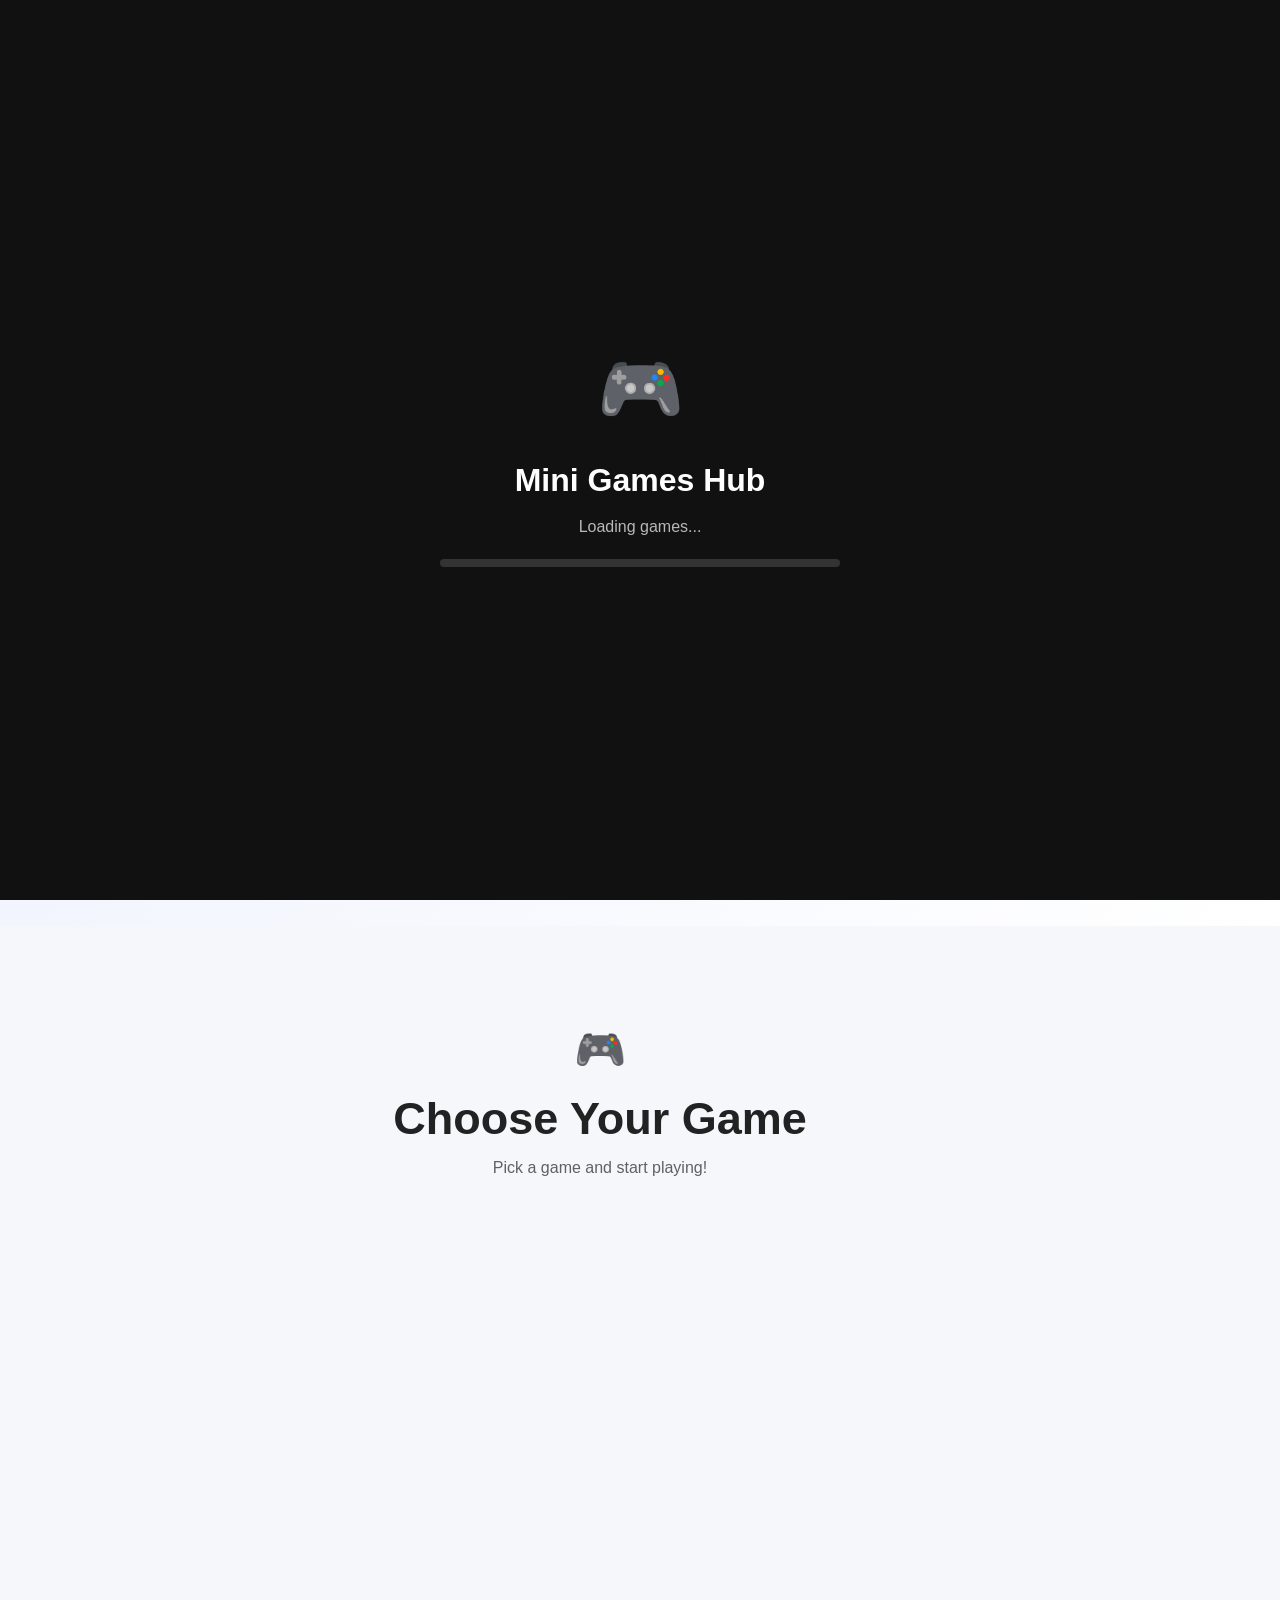
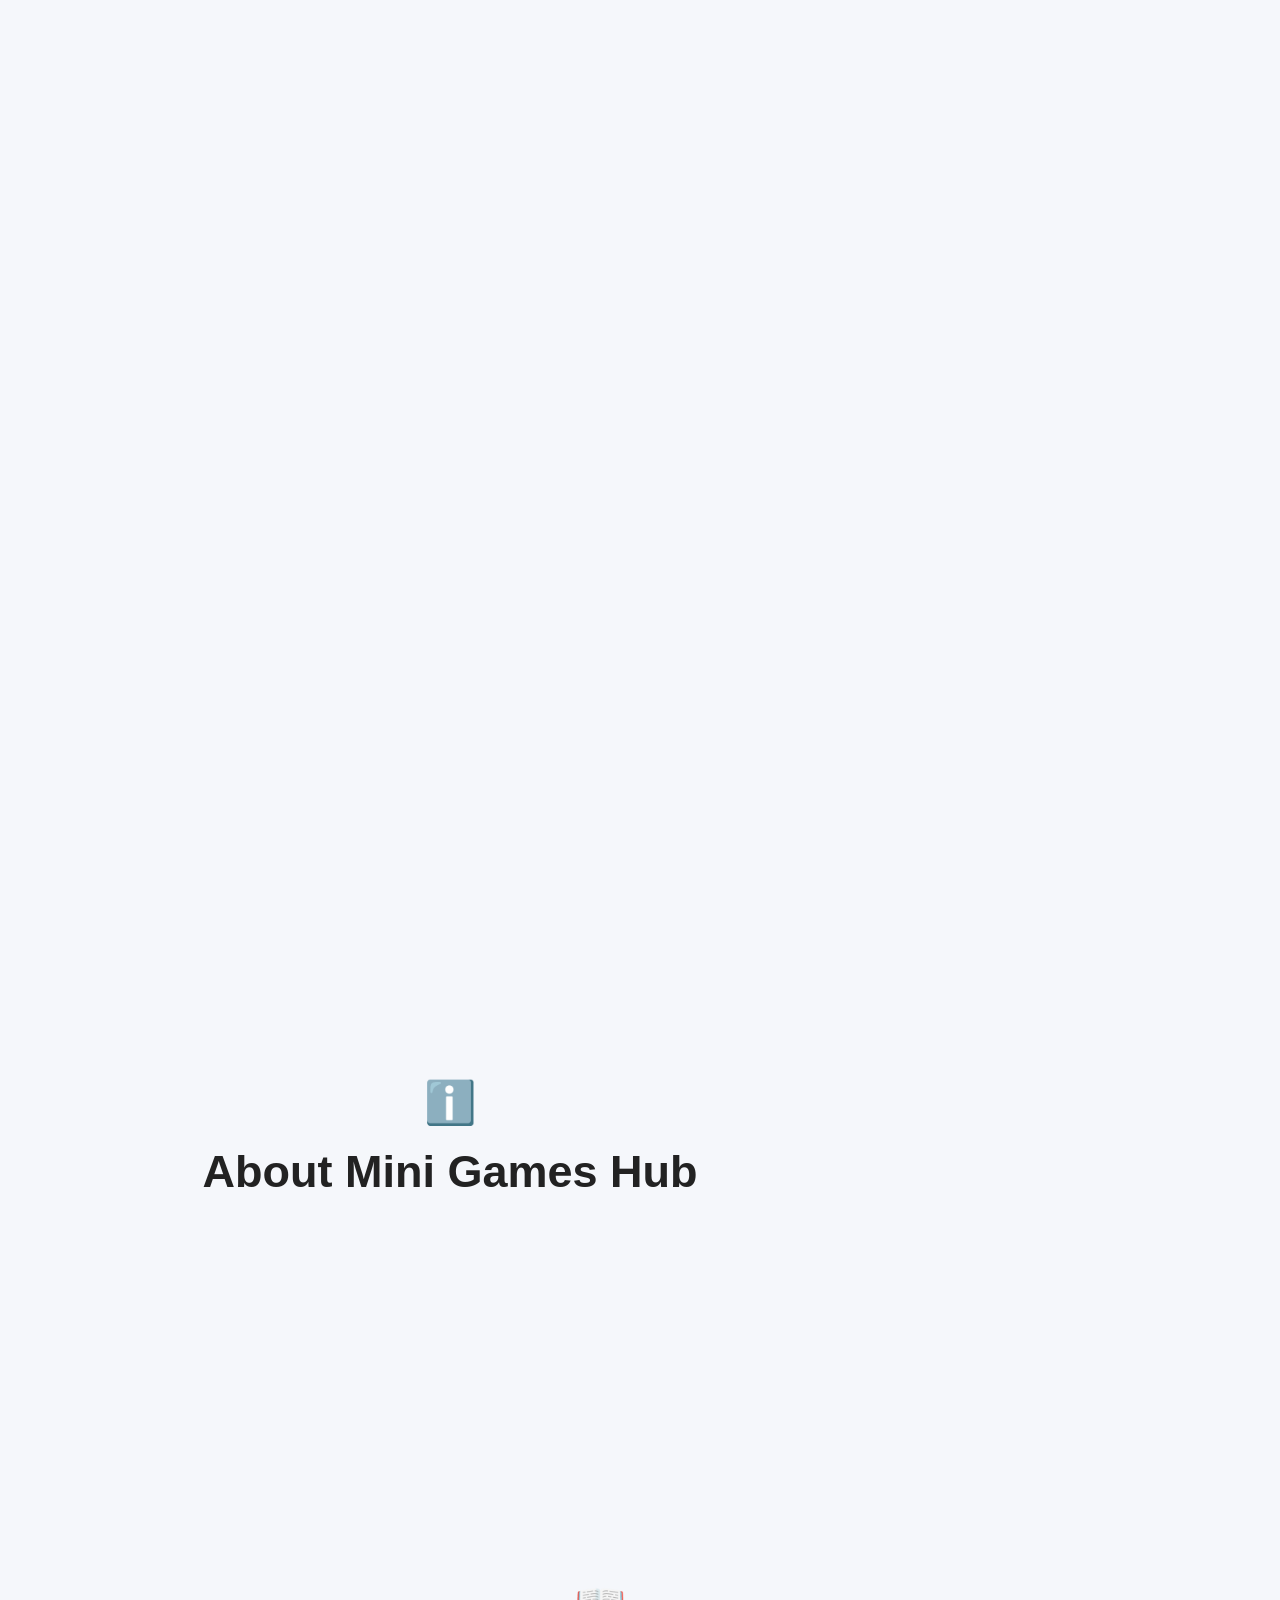
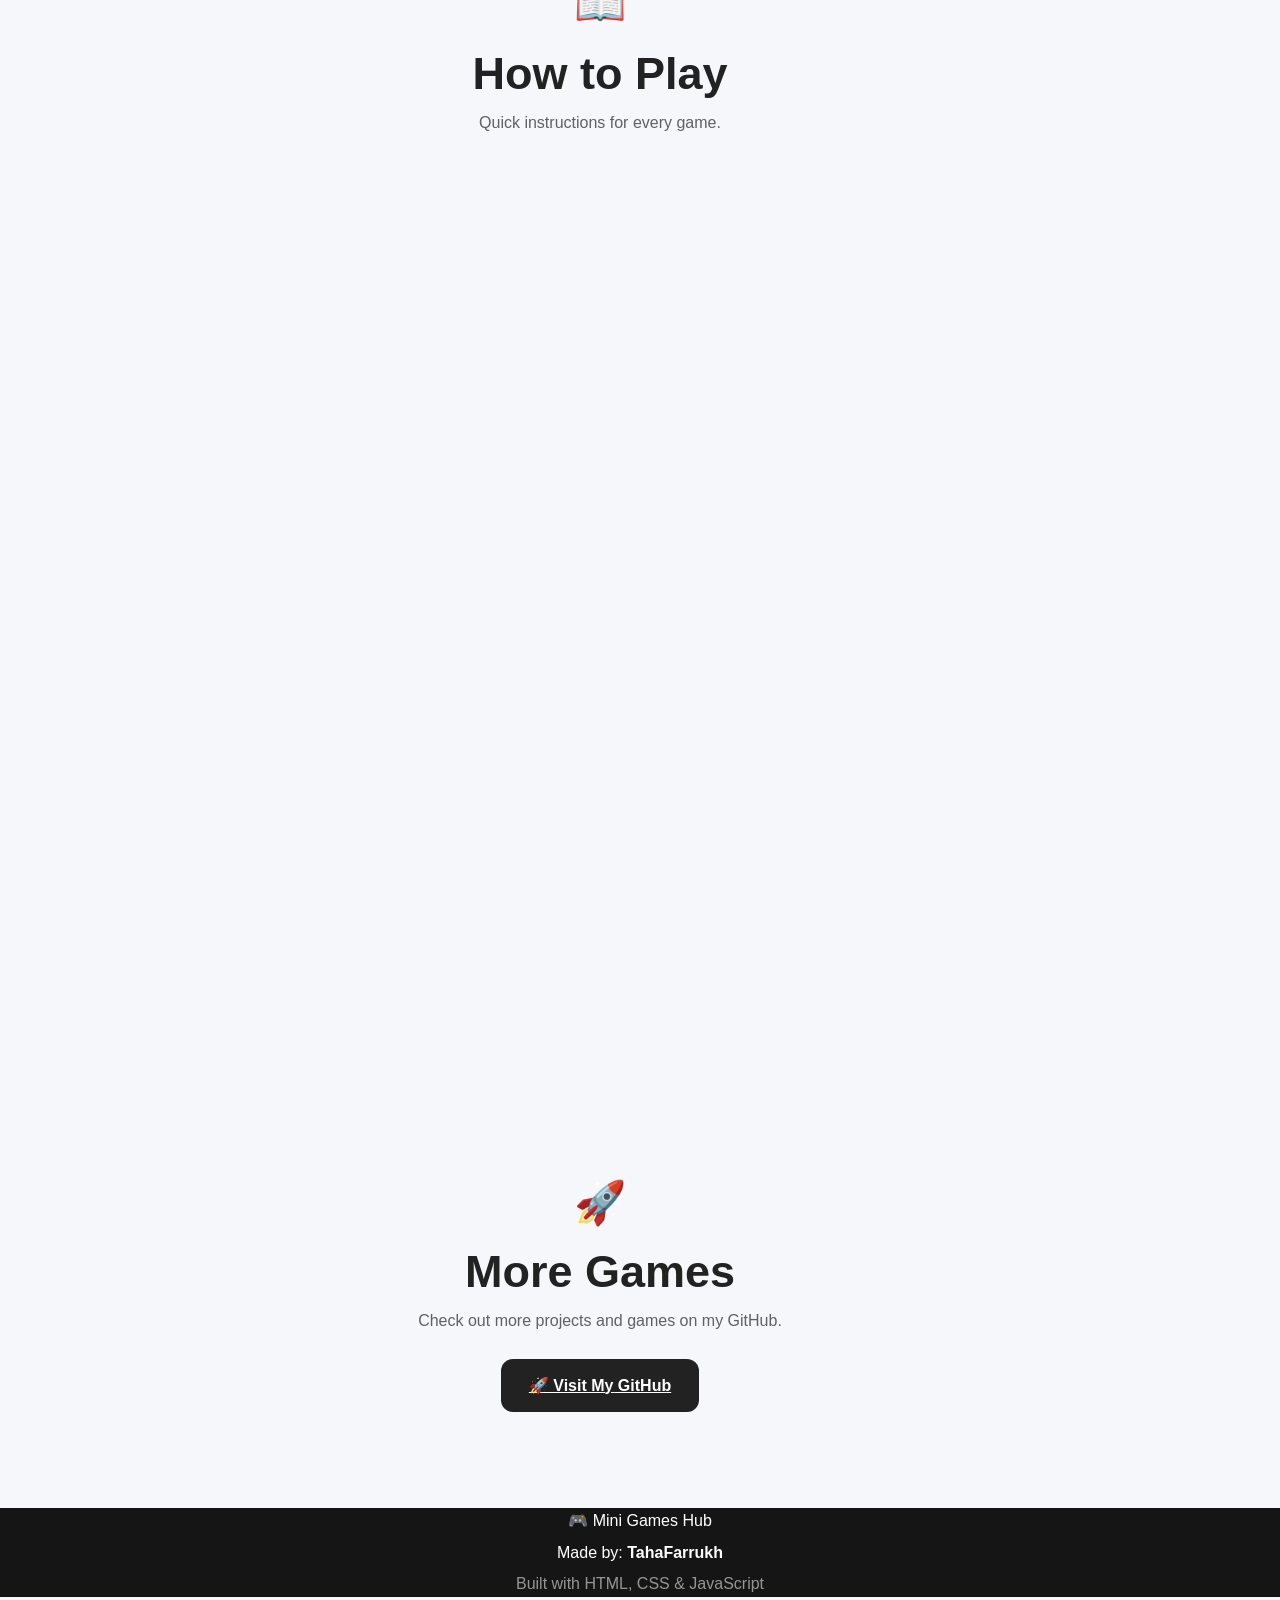
<file: index.html>
<!DOCTYPE html>

<html lang="en">
<head>
    <meta charset="UTF-8">
    <meta name="viewport" content="width=device-width, initial-scale=1.0">

```
<title>Mini Games Hub | TahaFarrukh</title>

<link rel="stylesheet" href="style.css">
```

</head>

<body>

```
<!-- Loading Screen -->
<div id="loading-screen">
    <div class="loader-content">
        <div class="loader-logo">🎮</div>
        <h1>Mini Games Hub</h1>
        <p>Loading games...</p>

        <div class="loading-bar">
            <div class="loading-progress"></div>
        </div>
    </div>
</div>


<!-- Menu Button -->
<button id="menu-button" aria-label="Open Menu">
    ☰
</button>


<!-- Side Menu -->
<aside id="side-menu">

    <div class="menu-header">
        <h2>🎮 Mini Games</h2>

        <button id="close-menu" aria-label="Close Menu">
            ✕
        </button>
    </div>

    <nav>

        <a href="#home">🏠 Home</a>

        <a href="#games">🎮 Games</a>

        <a href="#about">ℹ️ About</a>

        <a href="#how-to-play">📖 How to Play</a>

        <a
            href="https://github.com/TahaFarrukh-teach"
            target="_blank"
            rel="noopener noreferrer"
        >
            🚀 More Games
        </a>

    </nav>

    <button id="theme-button">
        🌙 Dark Mode
    </button>

</aside>


<!-- Menu Overlay -->
<div id="menu-overlay"></div>


<!-- Home -->
<header id="home" class="hero">

    <div class="hero-content">

        <div class="hero-icon">🎮</div>

        <h1>Mini Games Hub</h1>

        <p>
            Play fun and simple games anytime!
        </p>

        <a href="#games" class="main-button">
            🎮 Start Playing
        </a>

    </div>

</header>


<!-- Games -->
<section id="games" class="section">

    <div class="section-heading">

        <span>🎮</span>

        <h2>Choose Your Game</h2>

        <p>
            Pick a game and start playing!
        </p>

    </div>


    <div class="games-grid">

        <!-- Snake -->
        <a href="games/snake.html" class="game-card">

            <div class="game-icon">🐍</div>

            <h3>Snake</h3>

            <p>
                Eat the food, grow longer,
                and beat your high score!
            </p>

            <div class="game-score">
                🏆 High Score:
                <span id="snake-score">0</span>
            </div>

            <span class="play-button">
                Play Now →
            </span>

        </a>


        <!-- Tic Tac Toe -->
        <a href="games/tictactoe.html" class="game-card">

            <div class="game-icon">❌⭕</div>

            <h3>Tic-Tac-Toe</h3>

            <p>
                Get three in a row before
                your opponent does!
            </p>

            <div class="game-score">
                🏆 Total Wins:
                <span id="ttt-score">0</span>
            </div>

            <span class="play-button">
                Play Now →
            </span>

        </a>


        <!-- Rock Paper Scissors -->
        <a href="games/rps.html" class="game-card">

            <div class="game-icon">✊</div>

            <h3>Rock Paper Scissors</h3>

            <p>
                Choose your move and try
                to defeat the computer!
            </p>

            <div class="game-score">
                🏆 Wins:
                <span id="rps-score">0</span>
            </div>

            <span class="play-button">
                Play Now →
            </span>

        </a>


        <!-- Memory -->
        <a href="games/memory.html" class="game-card">

            <div class="game-icon">🧠</div>

            <h3>Memory Game</h3>

            <p>
                Find all matching pairs
                using as few moves as possible!
            </p>

            <div class="game-score">
                🏆 Best:
                <span id="memory-score">--</span>
            </div>

            <span class="play-button">
                Play Now →
            </span>

        </a>

    </div>

</section>


<!-- About -->
<section id="about" class="section about-section">

    <div class="section-heading">

        <span>ℹ️</span>

        <h2>About Mini Games Hub</h2>

    </div>

    <div class="about-box">

        <p>
            Mini Games Hub is a collection of fun,
            simple browser games made with
            HTML, CSS, and JavaScript.
        </p>

        <p>
            You can play the games directly in
            your browser without installing anything.
        </p>

        <p>
            Your scores are saved in your browser,
            so you can try to beat your personal best!
        </p>

    </div>

</section>


<!-- How To Play -->
<section id="how-to-play" class="section">

    <div class="section-heading">

        <span>📖</span>

        <h2>How to Play</h2>

        <p>
            Quick instructions for every game.
        </p>

    </div>


    <div class="instructions-grid">

        <div class="instruction-card">

            <div>🐍</div>

            <h3>Snake</h3>

            <p>
                Use the arrow keys or WASD to move.
                Eat the food and avoid the walls
                and your own snake.
            </p>

        </div>


        <div class="instruction-card">

            <div>❌⭕</div>

            <h3>Tic-Tac-Toe</h3>

            <p>
                Take turns placing X and O.
                The first player to get three
                in a row wins.
            </p>

        </div>


        <div class="instruction-card">

            <div>✊</div>

            <h3>Rock Paper Scissors</h3>

            <p>
                Choose Rock, Paper, or Scissors.
                Rock beats Scissors,
                Scissors beats Paper,
                and Paper beats Rock.
            </p>

        </div>


        <div class="instruction-card">

            <div>🧠</div>

            <h3>Memory Game</h3>

            <p>
                Flip two cards at a time.
                Find all eight matching pairs
                using as few moves as possible.
            </p>

        </div>

    </div>

</section>


<!-- More Games -->
<section class="section more-games">

    <div class="section-heading">

        <span>🚀</span>

        <h2>More Games</h2>

        <p>
            Check out more projects and games
            on my GitHub.
        </p>

    </div>

    <a
        href="https://github.com/TahaFarrukh-teach"
        target="_blank"
        rel="noopener noreferrer"
        class="main-button"
    >
        🚀 Visit My GitHub
    </a>

</section>


<!-- Footer -->
<footer>

    <p>
        🎮 Mini Games Hub
    </p>

    <p>
        Made by: <strong>TahaFarrukh</strong>
    </p>

    <p class="footer-small">
        Built with HTML, CSS & JavaScript
    </p>

</footer>


<script src="script.js"></script>
```

</body>
</html>
</file>
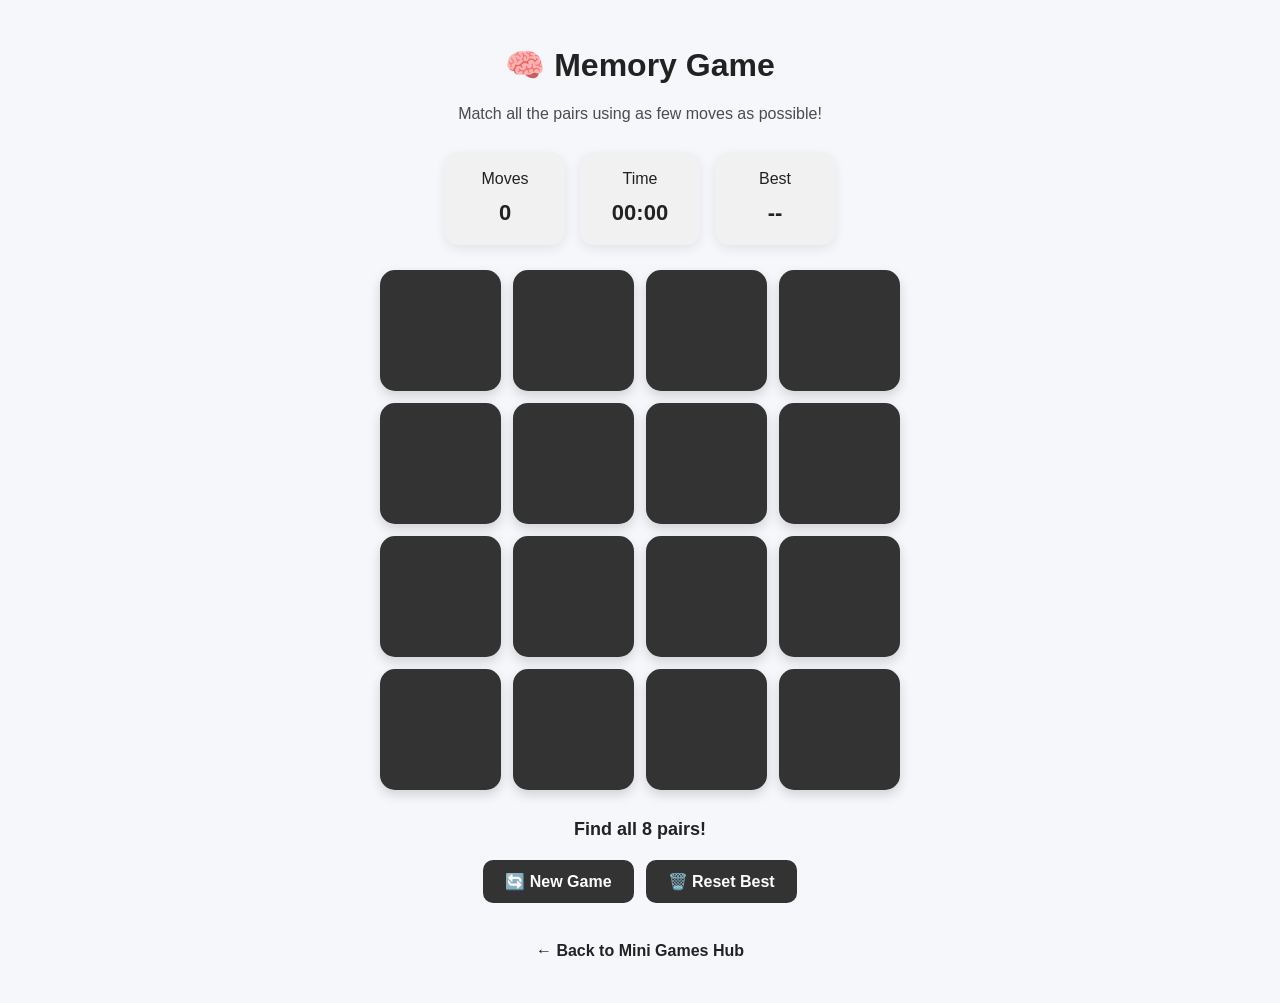
<file: games/memory.html>
<!DOCTYPE html>
<html lang="en">
<head>
    <meta charset="UTF-8">
    <meta name="viewport" content="width=device-width, initial-scale=1.0">

    <title>Memory Game | Mini Games Hub</title>

    <link rel="stylesheet" href="../style.css">

    <style>
        .memory-page {
            max-width: 800px;
            margin: 0 auto;
            padding: 40px 20px;
            text-align: center;
        }

        .memory-page h1 {
            margin-bottom: 10px;
        }

        .memory-subtitle {
            margin-bottom: 25px;
            opacity: 0.8;
        }

        .memory-stats {
            display: flex;
            justify-content: center;
            gap: 15px;
            flex-wrap: wrap;
            margin-bottom: 25px;
        }

        .memory-stat {
            min-width: 120px;
            padding: 14px 18px;
            border-radius: 14px;
            background: var(--card-bg, #f1f1f1);
            box-shadow: 0 4px 12px rgba(0,0,0,0.08);
        }

        .memory-stat strong {
            display: block;
            font-size: 22px;
            margin-top: 4px;
        }

        .memory-board {
            width: min(520px, 100%);
            margin: 0 auto 25px;
            display: grid;
            grid-template-columns: repeat(4, 1fr);
            gap: 12px;
        }

        .memory-card {
            aspect-ratio: 1;
            border: none;
            border-radius: 15px;
            background: #333;
            cursor: pointer;
            font-size: clamp(28px, 7vw, 48px);
            display: flex;
            align-items: center;
            justify-content: center;
            transition: transform 0.25s, background 0.25s;
            color: transparent;
            box-shadow: 0 5px 12px rgba(0,0,0,0.15);
        }

        .memory-card:hover {
            transform: scale(1.04);
        }

        .memory-card.flipped,
        .memory-card.matched {
            background: #ffffff;
            color: #222;
            transform: rotateY(180deg);
        }

        .memory-card.matched {
            cursor: default;
            opacity: 0.8;
        }

        .memory-card:disabled {
            cursor: default;
        }

        .memory-message {
            min-height: 30px;
            margin: 15px 0;
            font-size: 18px;
            font-weight: bold;
        }

        .memory-buttons {
            display: flex;
            justify-content: center;
            gap: 12px;
            flex-wrap: wrap;
            margin-bottom: 25px;
        }

        .memory-button {
            border: none;
            padding: 12px 22px;
            border-radius: 10px;
            cursor: pointer;
            font-size: 16px;
            font-weight: bold;
            background: #333;
            color: white;
            transition: transform 0.2s;
        }

        .memory-button:hover {
            transform: translateY(-2px);
        }

        .memory-back {
            display: inline-block;
            text-decoration: none;
            font-weight: bold;
            margin-top: 10px;
        }

        @media (max-width: 500px) {
            .memory-board {
                gap: 8px;
            }

            .memory-card {
                border-radius: 10px;
            }

            .memory-stat {
                min-width: 100px;
                padding: 10px;
            }
        }

        body.dark-mode .memory-stat {
            background: #252525;
        }

        body.dark-mode .memory-card.flipped,
        body.dark-mode .memory-card.matched {
            background: #eeeeee;
            color: #111;
        }
    </style>
</head>

<body>

    <main class="memory-page">

        <h1>🧠 Memory Game</h1>

        <p class="memory-subtitle">
            Match all the pairs using as few moves as possible!
        </p>

        <div class="memory-stats">

            <div class="memory-stat">
                Moves
                <strong id="moves">0</strong>
            </div>

            <div class="memory-stat">
                Time
                <strong id="timer">00:00</strong>
            </div>

            <div class="memory-stat">
                Best
                <strong id="best-score">--</strong>
            </div>

        </div>

        <div id="memory-board" class="memory-board"></div>

        <div id="memory-message" class="memory-message">
            Find all 8 pairs!
        </div>

        <div class="memory-buttons">

            <button id="restart-button" class="memory-button">
                🔄 New Game
            </button>

            <button id="reset-best-button" class="memory-button">
                🗑️ Reset Best
            </button>

        </div>

        <a href="../index.html" class="memory-back">
            ← Back to Mini Games Hub
        </a>

    </main>

    <script src="memory.js"></script>

</body>
</html>
</file>
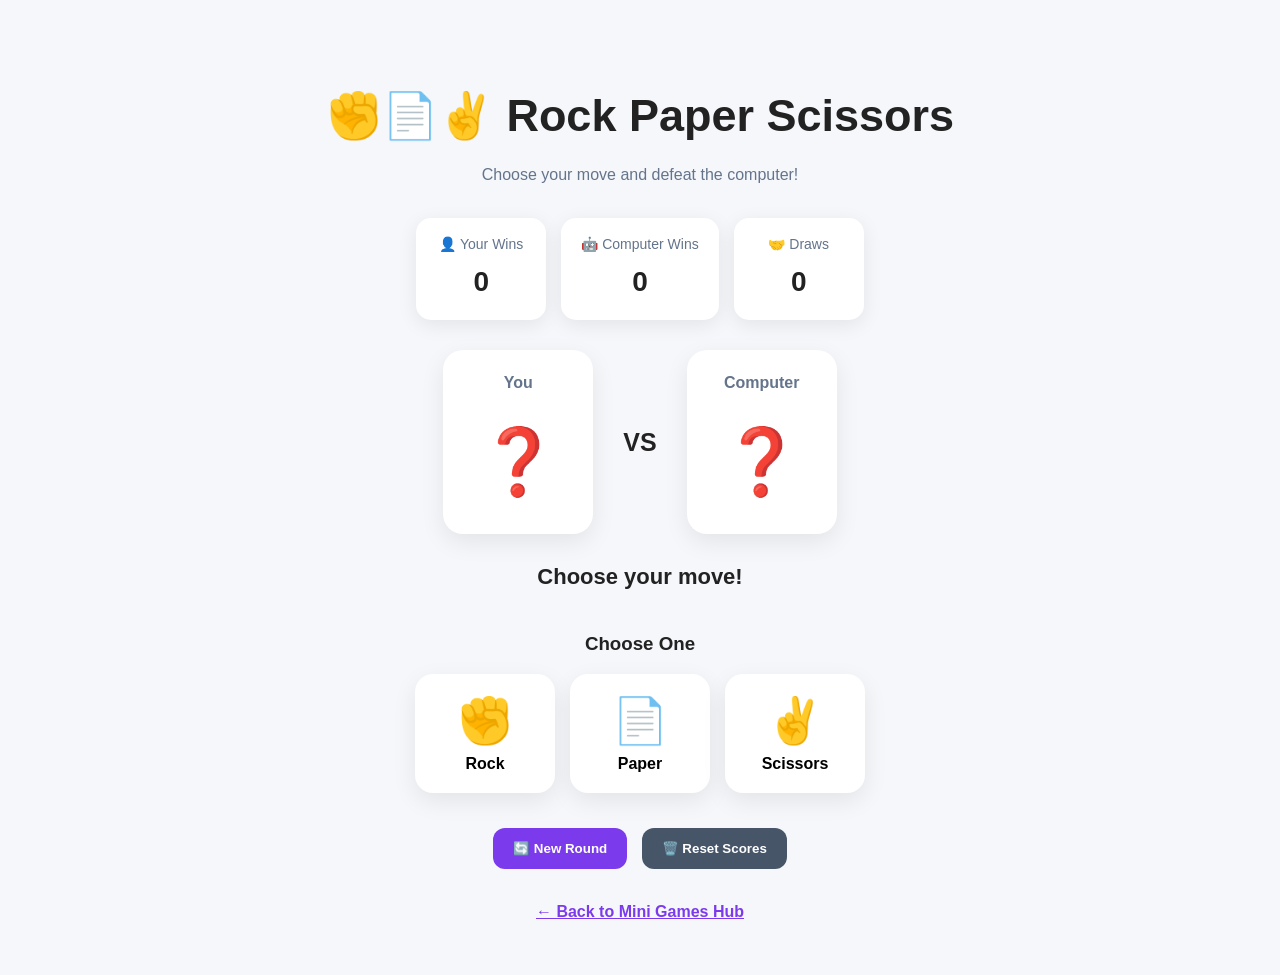
<file: games/rps.html>
<!DOCTYPE html>
<html lang="en">
<head>
    <meta charset="UTF-8">
    <meta name="viewport" content="width=device-width, initial-scale=1.0">

    <title>Rock Paper Scissors | Mini Games Hub</title>

    <link rel="stylesheet" href="../style.css">

    <style>
        .rps-page {
            min-height: 100vh;
            padding: 80px 20px 50px;
            display: flex;
            justify-content: center;
            align-items: center;
        }

        .rps-container {
            width: 100%;
            max-width: 700px;
            text-align: center;
        }

        .rps-container h1 {
            font-size: 45px;
            margin-bottom: 10px;
        }

        .subtitle {
            color: #64748b;
            margin-bottom: 30px;
        }

        .score-board {
            display: flex;
            justify-content: center;
            gap: 15px;
            flex-wrap: wrap;
            margin-bottom: 30px;
        }

        .score-box {
            min-width: 130px;
            padding: 15px 20px;
            background: white;
            border-radius: 15px;
            box-shadow: 0 5px 20px rgba(0,0,0,0.08);
        }

        .score-box span {
            display: block;
            color: #64748b;
            font-size: 14px;
            margin-bottom: 5px;
        }

        .score-box strong {
            font-size: 28px;
        }

        .battle-area {
            display: flex;
            justify-content: center;
            align-items: center;
            gap: 30px;
            margin-bottom: 25px;
        }

        .choice-display {
            width: 150px;
            min-height: 150px;
            background: white;
            border-radius: 20px;
            padding: 20px;
            box-shadow: 0 8px 25px rgba(0,0,0,0.08);
        }

        .choice-display span {
            display: block;
            color: #64748b;
            font-weight: bold;
            margin-bottom: 15px;
        }

        .choice-icon {
            font-size: 65px;
        }

        .vs {
            font-size: 25px;
            font-weight: bold;
        }

        .result {
            min-height: 40px;
            font-size: 22px;
            font-weight: bold;
            margin: 20px 0;
        }

        .choices-title {
            margin: 30px 0 15px;
        }

        .choices {
            display: flex;
            justify-content: center;
            gap: 15px;
            flex-wrap: wrap;
        }

        .choice-button {
            width: 140px;
            padding: 20px 15px;
            border: none;
            border-radius: 18px;
            background: white;
            box-shadow: 0 8px 25px rgba(0,0,0,0.08);
            cursor: pointer;
            transition: 0.2s;
        }

        .choice-button:hover {
            transform: translateY(-6px);
            background: #f5f3ff;
        }

        .choice-button .emoji {
            display: block;
            font-size: 45px;
            margin-bottom: 8px;
        }

        .choice-button strong {
            font-size: 16px;
        }

        .game-buttons {
            margin-top: 30px;
        }

        .restart-button,
        .reset-button {
            padding: 13px 20px;
            border: none;
            border-radius: 12px;
            color: white;
            font-weight: bold;
            cursor: pointer;
            margin: 5px;
        }

        .restart-button {
            background: #7c3aed;
        }

        .reset-button {
            background: #475569;
        }

        .restart-button:hover {
            background: #5b21b6;
        }

        .reset-button:hover {
            background: #334155;
        }

        .back-button {
            display: inline-block;
            margin-top: 25px;
            color: #7c3aed;
            font-weight: bold;
        }

        body.dark .score-box,
        body.dark .choice-display,
        body.dark .choice-button {
            background: #1e293b;
        }

        body.dark .choice-button:hover {
            background: #334155;
        }

        body.dark .subtitle,
        body.dark .score-box span,
        body.dark .choice-display span {
            color: #94a3b8;
        }

        @media (max-width: 550px) {
            .rps-container h1 {
                font-size: 35px;
            }

            .battle-area {
                gap: 10px;
            }

            .choice-display {
                width: 125px;
                min-height: 125px;
            }

            .choice-icon {
                font-size: 50px;
            }

            .vs {
                font-size: 18px;
            }

            .choice-button {
                width: 110px;
            }
        }
    </style>
</head>

<body>

    <main class="rps-page">

        <div class="rps-container">

            <h1>✊📄✌️ Rock Paper Scissors</h1>

            <p class="subtitle">
                Choose your move and defeat the computer!
            </p>


            <!-- SCORE BOARD -->

            <div class="score-board">

                <div class="score-box">
                    <span>👤 Your Wins</span>
                    <strong id="player-score">0</strong>
                </div>

                <div class="score-box">
                    <span>🤖 Computer Wins</span>
                    <strong id="computer-score">0</strong>
                </div>

                <div class="score-box">
                    <span>🤝 Draws</span>
                    <strong id="draw-score">0</strong>
                </div>

            </div>


            <!-- BATTLE AREA -->

            <div class="battle-area">

                <div class="choice-display">

                    <span>You</span>

                    <div id="player-choice" class="choice-icon">
                        ❔
                    </div>

                </div>


                <div class="vs">
                    VS
                </div>


                <div class="choice-display">

                    <span>Computer</span>

                    <div id="computer-choice" class="choice-icon">
                        ❔
                    </div>

                </div>

            </div>


            <!-- RESULT -->

            <div id="result" class="result">
                Choose your move!
            </div>


            <h3 class="choices-title">
                Choose One
            </h3>


            <!-- CHOICES -->

            <div class="choices">

                <button
                    class="choice-button"
                    data-choice="rock">

                    <span class="emoji">✊</span>

                    <strong>Rock</strong>

                </button>


                <button
                    class="choice-button"
                    data-choice="paper">

                    <span class="emoji">📄</span>

                    <strong>Paper</strong>

                </button>


                <button
                    class="choice-button"
                    data-choice="scissors">

                    <span class="emoji">✌️</span>

                    <strong>Scissors</strong>

                </button>

            </div>


            <!-- GAME BUTTONS -->

            <div class="game-buttons">

                <button
                    id="restart-button"
                    class="restart-button">

                    🔄 New Round

                </button>


                <button
                    id="reset-button"
                    class="reset-button">

                    🗑️ Reset Scores

                </button>

            </div>


            <a href="../index.html" class="back-button">
                ← Back to Mini Games Hub
            </a>

        </div>

    </main>


    <script src="rps.js"></script>

</body>
</html>
</file>
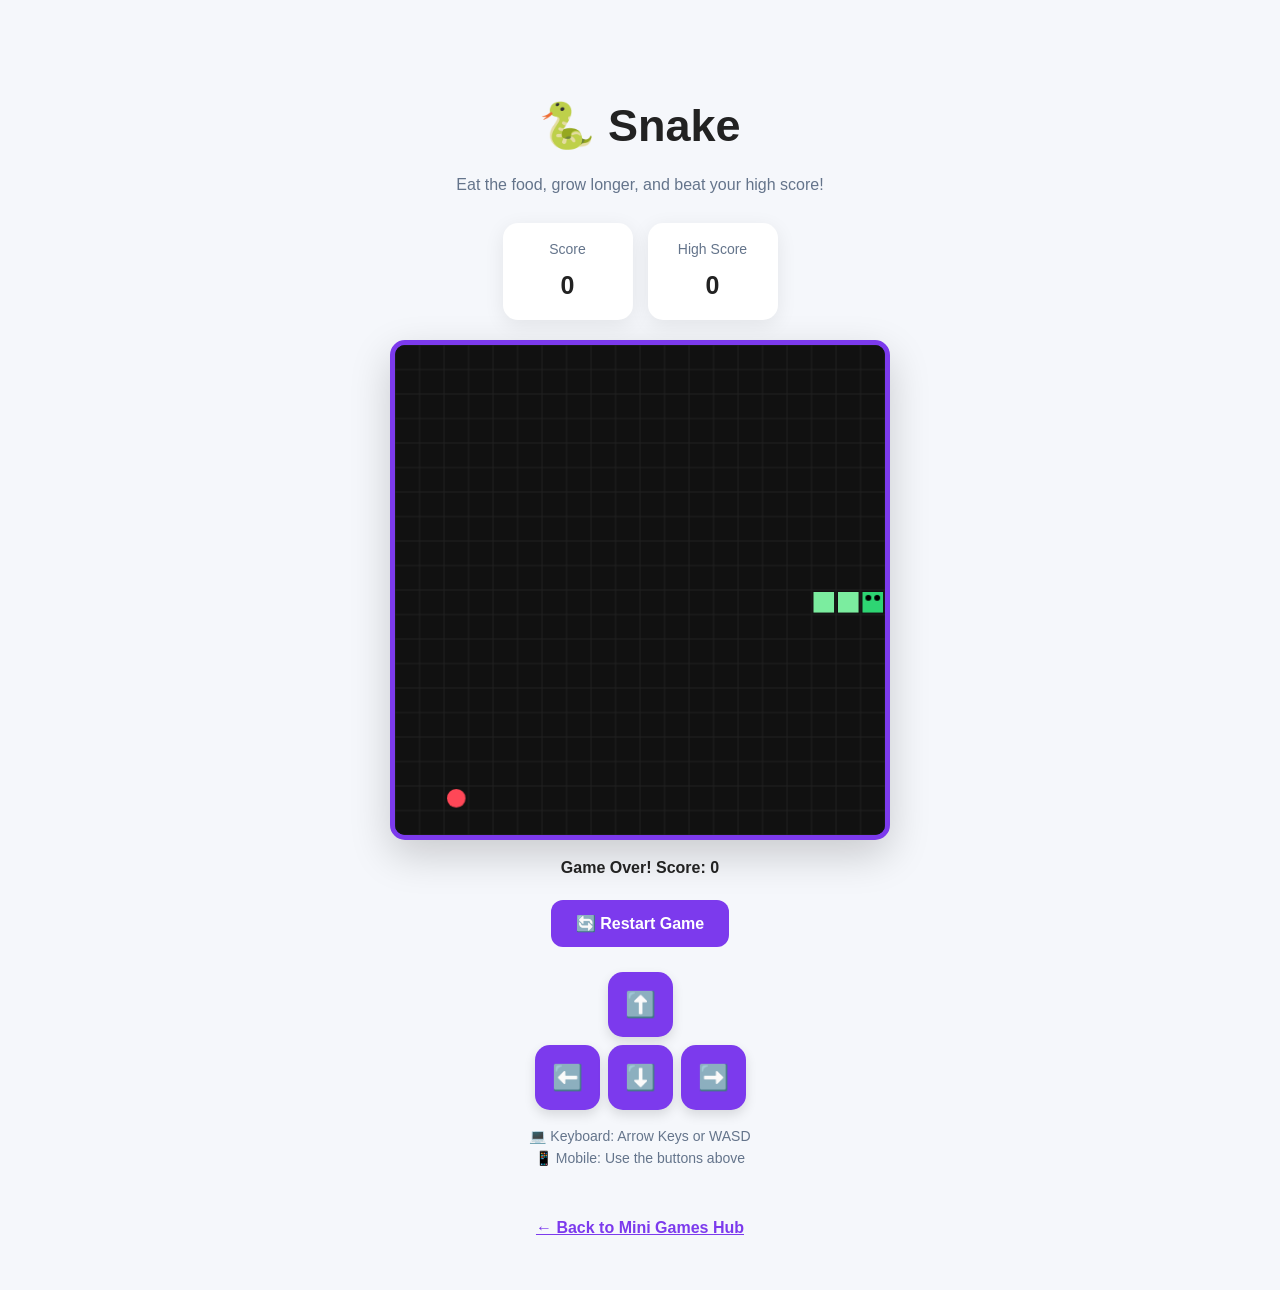
<file: games/snake.html>
<!DOCTYPE html>
<html lang="en">
<head>
    <meta charset="UTF-8">
    <meta name="viewport" content="width=device-width, initial-scale=1.0">

    <title>Snake Game | Mini Games Hub</title>

    <link rel="stylesheet" href="../style.css">

    <style>
        /* Snake page */
        .snake-page {
            min-height: 100vh;
            padding: 90px 20px 50px;
            display: flex;
            justify-content: center;
            align-items: center;
        }

        .snake-container {
            width: 100%;
            max-width: 600px;
            text-align: center;
        }

        .snake-container h1 {
            font-size: 45px;
            margin-bottom: 10px;
        }

        .snake-container > p {
            color: #64748b;
            margin-bottom: 25px;
        }

        .score-board {
            display: flex;
            justify-content: center;
            gap: 15px;
            margin-bottom: 20px;
            flex-wrap: wrap;
        }

        .score-box {
            min-width: 130px;
            padding: 15px 20px;
            background: white;
            border-radius: 15px;
            box-shadow: 0 5px 20px rgba(0, 0, 0, 0.08);
        }

        .score-box span {
            display: block;
            color: #64748b;
            font-size: 14px;
            margin-bottom: 5px;
        }

        .score-box strong {
            font-size: 25px;
        }

        #game-canvas {
            width: 100%;
            max-width: 500px;
            aspect-ratio: 1 / 1;
            display: block;
            margin: auto;
            background: #111827;
            border: 5px solid #7c3aed;
            border-radius: 15px;
            box-shadow: 0 15px 40px rgba(0, 0, 0, 0.18);
        }

        .game-status {
            min-height: 30px;
            margin: 15px 0;
            font-weight: bold;
        }

        .restart-button {
            border: none;
            padding: 14px 25px;
            background: #7c3aed;
            color: white;
            border-radius: 12px;
            font-size: 16px;
            font-weight: bold;
            cursor: pointer;
            transition: 0.2s;
        }

        .restart-button:hover {
            transform: translateY(-2px);
            background: #5b21b6;
        }

        .back-button {
            display: inline-block;
            margin-top: 20px;
            color: #7c3aed;
            font-weight: bold;
        }

        /* Mobile controls */
        .mobile-controls {
            width: 220px;
            margin: 25px auto 0;
            display: grid;
            grid-template-columns: repeat(3, 65px);
            grid-template-rows: repeat(2, 65px);
            justify-content: center;
            gap: 8px;
        }

        .control-button {
            border: none;
            border-radius: 15px;
            background: #7c3aed;
            color: white;
            font-size: 25px;
            cursor: pointer;
            touch-action: manipulation;
            user-select: none;
            -webkit-user-select: none;
            box-shadow: 0 5px 12px rgba(0, 0, 0, 0.12);
        }

        .control-button:active {
            transform: scale(0.92);
            background: #5b21b6;
        }

        .up-button {
            grid-column: 2;
            grid-row: 1;
        }

        .left-button {
            grid-column: 1;
            grid-row: 2;
        }

        .down-button {
            grid-column: 2;
            grid-row: 2;
        }

        .right-button {
            grid-column: 3;
            grid-row: 2;
        }

        .controls-help {
            color: #64748b;
            margin-top: 15px;
            font-size: 14px;
        }

        /* Dark mode */
        body.dark .score-box {
            background: #1e293b;
        }

        body.dark .score-box span,
        body.dark .snake-container > p,
        body.dark .controls-help {
            color: #94a3b8;
        }

        /* Small screens */
        @media (max-width: 550px) {
            .snake-page {
                padding: 70px 12px 40px;
            }

            .snake-container h1 {
                font-size: 35px;
            }

            .score-box {
                min-width: 110px;
                padding: 12px;
            }

            .mobile-controls {
                width: 210px;
                grid-template-columns: repeat(3, 60px);
                grid-template-rows: repeat(2, 60px);
            }
        }
    </style>
</head>

<body>

    <main class="snake-page">

        <div class="snake-container">

            <h1>🐍 Snake</h1>

            <p>
                Eat the food, grow longer, and beat your high score!
            </p>

            <!-- Score -->
            <div class="score-board">

                <div class="score-box">
                    <span>Score</span>
                    <strong id="score">0</strong>
                </div>

                <div class="score-box">
                    <span>High Score</span>
                    <strong id="high-score">0</strong>
                </div>

            </div>

            <!-- Game -->
            <canvas id="game-canvas" width="500" height="500"></canvas>

            <!-- Status -->
            <div id="game-status" class="game-status">
                Use the arrow keys to start!
            </div>

            <!-- Restart -->
            <button id="restart-button" class="restart-button">
                🔄 Restart Game
            </button>

            <!-- Mobile Controls -->
            <div class="mobile-controls">

                <button
                    class="control-button up-button"
                    data-direction="up"
                    aria-label="Move Up">
                    ⬆️
                </button>

                <button
                    class="control-button left-button"
                    data-direction="left"
                    aria-label="Move Left">
                    ⬅️
                </button>

                <button
                    class="control-button down-button"
                    data-direction="down"
                    aria-label="Move Down">
                    ⬇️
                </button>

                <button
                    class="control-button right-button"
                    data-direction="right"
                    aria-label="Move Right">
                    ➡️
                </button>

            </div>

            <p class="controls-help">
                💻 Keyboard: Arrow Keys or WASD<br>
                📱 Mobile: Use the buttons above
            </p>

            <a href="../index.html" class="back-button">
                ← Back to Mini Games Hub
            </a>

        </div>

    </main>

    <script src="snake.js"></script>

</body>
</html>
</file>
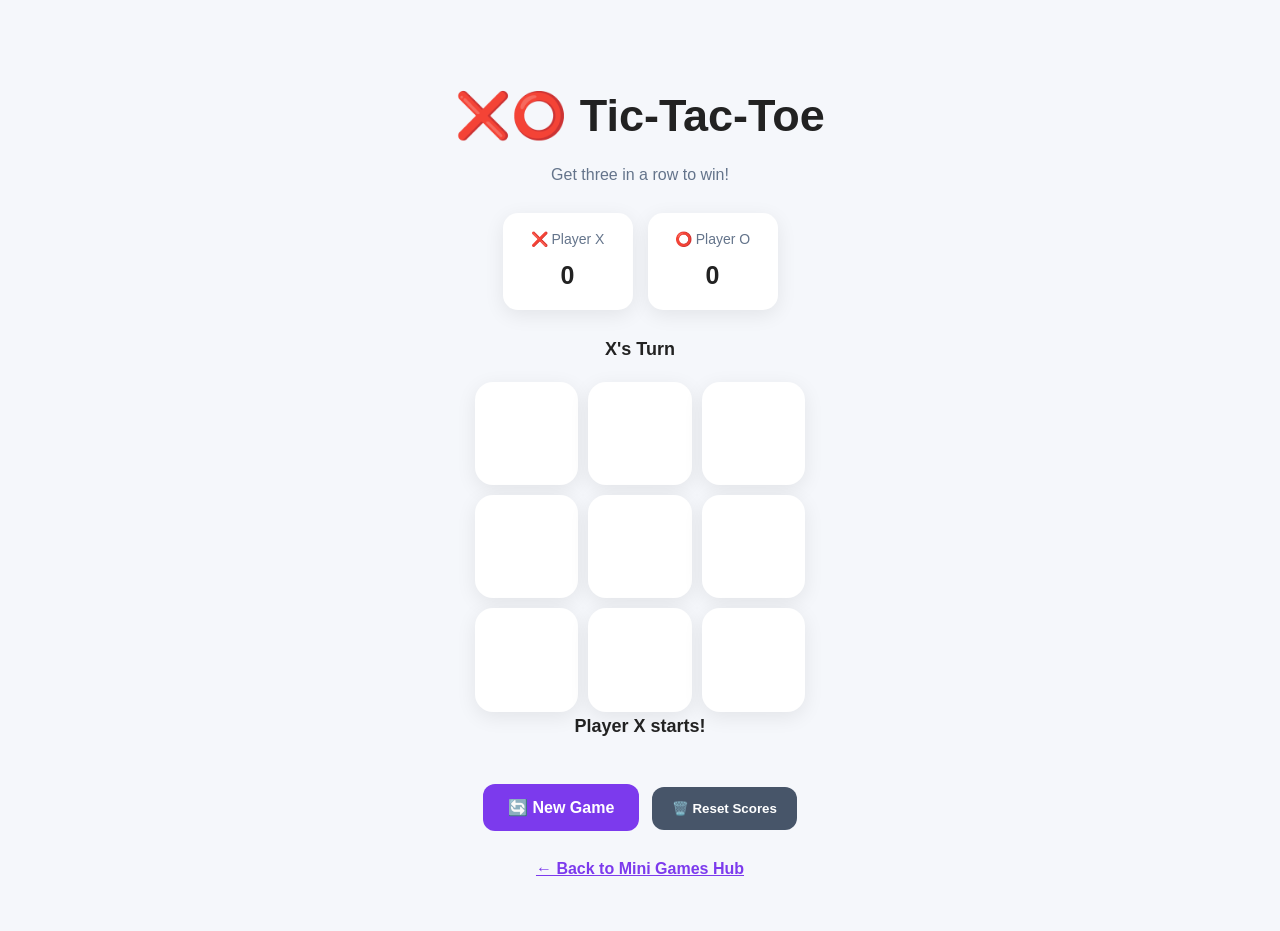
<file: games/tictactoe.html>
<!DOCTYPE html>
<html lang="en">
<head>
    <meta charset="UTF-8">
    <meta name="viewport" content="width=device-width, initial-scale=1.0">

    <title>Tic-Tac-Toe | Mini Games Hub</title>

    <link rel="stylesheet" href="../style.css">

    <style>
        .ttt-page {
            min-height: 100vh;
            padding: 80px 20px 50px;
            display: flex;
            justify-content: center;
            align-items: center;
        }

        .ttt-container {
            width: 100%;
            max-width: 550px;
            text-align: center;
        }

        .ttt-container h1 {
            font-size: 45px;
            margin-bottom: 10px;
        }

        .subtitle {
            color: #64748b;
            margin-bottom: 25px;
        }

        .score-board {
            display: flex;
            justify-content: center;
            gap: 15px;
            margin-bottom: 25px;
            flex-wrap: wrap;
        }

        .score-box {
            min-width: 130px;
            padding: 15px 20px;
            background: white;
            border-radius: 15px;
            box-shadow: 0 5px 20px rgba(0,0,0,0.08);
        }

        .score-box span {
            display: block;
            color: #64748b;
            font-size: 14px;
            margin-bottom: 5px;
        }

        .score-box strong {
            font-size: 25px;
        }

        .turn {
            margin-bottom: 18px;
            font-size: 18px;
            font-weight: bold;
        }

        .board {
            width: 330px;
            max-width: 90vw;
            margin: auto;
            display: grid;
            grid-template-columns: repeat(3, 1fr);
            gap: 10px;
        }

        .cell {
            aspect-ratio: 1;
            border: none;
            border-radius: 18px;
            background: white;
            box-shadow: 0 5px 20px rgba(0,0,0,0.08);
            font-size: 55px;
            font-weight: bold;
            cursor: pointer;
            transition: 0.2s;
        }

        .cell:hover {
            transform: scale(1.03);
            background: #f5f3ff;
        }

        .cell.x {
            color: #7c3aed;
        }

        .cell.o {
            color: #2563eb;
        }

        .cell.winner {
            background: #ddd6fe;
            transform: scale(1.04);
        }

        .restart-button {
            margin-top: 25px;
            padding: 14px 25px;
            border: none;
            border-radius: 12px;
            background: #7c3aed;
            color: white;
            font-size: 16px;
            font-weight: bold;
            cursor: pointer;
        }

        .restart-button:hover {
            background: #5b21b6;
        }

        .reset-score {
            margin-left: 8px;
            padding: 14px 20px;
            border: none;
            border-radius: 12px;
            background: #475569;
            color: white;
            font-weight: bold;
            cursor: pointer;
        }

        .back-button {
            display: inline-block;
            margin-top: 25px;
            color: #7c3aed;
            font-weight: bold;
        }

        body.dark .score-box,
        body.dark .cell {
            background: #1e293b;
        }

        body.dark .cell:hover {
            background: #334155;
        }

        body.dark .cell.winner {
            background: #4c1d95;
        }

        body.dark .subtitle,
        body.dark .score-box span {
            color: #94a3b8;
        }

        @media (max-width: 500px) {
            .ttt-container h1 {
                font-size: 36px;
            }

            .cell {
                font-size: 45px;
            }

            .reset-score {
                margin-left: 0;
                margin-top: 10px;
            }
        }
    </style>
</head>

<body>

    <main class="ttt-page">

        <div class="ttt-container">

            <h1>❌⭕ Tic-Tac-Toe</h1>

            <p class="subtitle">
                Get three in a row to win!
            </p>

            <div class="score-board">

                <div class="score-box">
                    <span>❌ Player X</span>
                    <strong id="x-score">0</strong>
                </div>

                <div class="score-box">
                    <span>⭕ Player O</span>
                    <strong id="o-score">0</strong>
                </div>

            </div>

            <div id="turn" class="turn">
                Player X's Turn
            </div>

            <div id="board" class="board">

                <button class="cell" data-index="0"></button>
                <button class="cell" data-index="1"></button>
                <button class="cell" data-index="2"></button>

                <button class="cell" data-index="3"></button>
                <button class="cell" data-index="4"></button>
                <button class="cell" data-index="5"></button>

                <button class="cell" data-index="6"></button>
                <button class="cell" data-index="7"></button>
                <button class="cell" data-index="8"></button>

            </div>

            <div id="game-message" class="turn">
                Player X starts!
            </div>

            <button id="restart-button" class="restart-button">
                🔄 New Game
            </button>

            <button id="reset-score" class="reset-score">
                🗑️ Reset Scores
            </button>

            <br>

            <a href="../index.html" class="back-button">
                ← Back to Mini Games Hub
            </a>

        </div>

    </main>

    <script src="tictactoe.js"></script>

</body>
</html>
</file>
<file: style.css>
* {
  margin: 0;
  padding: 0;
  box-sizing: border-box;
  }

html {
scroll-behavior: smooth;
}

body {
font-family: Arial, sans-serif;
background: #f5f7fb;
color: #222;
line-height: 1.6;
transition: background 0.3s, color 0.3s;
}

a {
color: inherit;
}

/* =========================
LOADING SCREEN
========================= */

#loading-screen {
position: fixed;
inset: 0;
background: #111;
color: white;
display: flex;
justify-content: center;
align-items: center;
z-index: 9999;
transition: opacity 0.5s, visibility 0.5s;
}

#loading-screen.hidden {
opacity: 0;
visibility: hidden;
}

.loader-content {
text-align: center;
width: min(400px, 85%);
}

.loader-logo {
font-size: 70px;
margin-bottom: 10px;
animation: bounce 1s infinite alternate;
}

.loader-content h1 {
font-size: 32px;
margin-bottom: 8px;
}

.loader-content p {
opacity: 0.7;
margin-bottom: 20px;
}

.loading-bar {
width: 100%;
height: 8px;
background: #333;
border-radius: 20px;
overflow: hidden;
}

.loading-progress {
height: 100%;
width: 0;
background: white;
border-radius: 20px;
animation: loading 2.2s ease forwards;
}

@keyframes loading {
from {
width: 0;
}

```
to {
    width: 100%;
}
```

}

@keyframes bounce {
from {
transform: translateY(0);
}

```
to {
    transform: translateY(-12px);
}
```

}

/* =========================
MENU BUTTON
========================= */

#menu-button {
position: fixed;
top: 20px;
left: 20px;

```
width: 52px;
height: 52px;

border: none;
border-radius: 50%;

background: #222;
color: white;

font-size: 25px;
cursor: pointer;

z-index: 2000;

box-shadow: 0 5px 15px rgba(0, 0, 0, 0.2);

transition: transform 0.2s;
```

}

#menu-button:hover {
transform: scale(1.08);
}

/* =========================
SIDE MENU
========================= */

#side-menu {
position: fixed;
top: 0;
left: -310px;

```
width: 290px;
height: 100vh;

background: white;

z-index: 3000;

padding: 25px;

box-shadow: 5px 0 20px rgba(0, 0, 0, 0.15);

transition: left 0.3s ease;

display: flex;
flex-direction: column;
```

}

#side-menu.open {
left: 0;
}

.menu-header {
display: flex;
justify-content: space-between;
align-items: center;

```
margin-bottom: 35px;
```

}

.menu-header h2 {
font-size: 20px;
}

#close-menu {
border: none;
background: transparent;

```
font-size: 24px;
cursor: pointer;
```

}

#side-menu nav {
display: flex;
flex-direction: column;
gap: 8px;
}

#side-menu nav a {
text-decoration: none;
padding: 13px 15px;

```
border-radius: 10px;

font-weight: bold;

transition: background 0.2s, transform 0.2s;
```

}

#side-menu nav a:hover {
background: #eee;
transform: translateX(5px);
}

#theme-button {
margin-top: auto;

```
border: none;
border-radius: 10px;

padding: 13px;

background: #222;
color: white;

font-size: 15px;
font-weight: bold;

cursor: pointer;
```

}

/* =========================
MENU OVERLAY
========================= */

#menu-overlay {
position: fixed;
inset: 0;

```
background: rgba(0, 0, 0, 0.45);

z-index: 2500;

opacity: 0;
visibility: hidden;

transition: opacity 0.3s;
```

}

#menu-overlay.active {
opacity: 1;
visibility: visible;
}

/* =========================
HERO
========================= */

.hero {
min-height: 100vh;

```
display: flex;
justify-content: center;
align-items: center;

text-align: center;

padding: 80px 20px;

background: linear-gradient(
    135deg,
    #e9eefc,
    #ffffff
);
```

}

.hero-content {
max-width: 750px;
}

.hero-icon {
font-size: 90px;
margin-bottom: 15px;

```
animation: bounce 1.5s infinite alternate;
```

}

.hero h1 {
font-size: clamp(42px, 8vw, 75px);
line-height: 1.1;

```
margin-bottom: 20px;
```

}

.hero p {
font-size: 20px;
opacity: 0.75;

```
margin-bottom: 30px;
```

}

/* =========================
BUTTONS
========================= */

.main-button {
display: inline-block;

```
text-decoration: none;

background: #222;
color: white;

padding: 14px 28px;

border-radius: 12px;

font-weight: bold;

transition: transform 0.2s, box-shadow 0.2s;
```

}

.main-button:hover {
transform: translateY(-3px);

```
box-shadow:
    0 8px 20px rgba(0, 0, 0, 0.2);
```

}

/* =========================
SECTIONS
========================= */

.section {
max-width: 1200px;

```
margin: auto;

padding: 90px 25px;
```

}

.section-heading {
text-align: center;

```
margin-bottom: 45px;
```

}

.section-heading > span {
font-size: 42px;
}

.section-heading h2 {
font-size: clamp(30px, 5vw, 45px);

```
margin: 8px 0;
```

}

.section-heading p {
opacity: 0.7;
}

/* =========================
GAME CARDS
========================= */

.games-grid {
display: grid;

```
grid-template-columns:
    repeat(4, 1fr);

gap: 22px;
```

}

.game-card {
text-decoration: none;

```
background: white;

border-radius: 20px;

padding: 30px 22px;

text-align: center;

box-shadow:
    0 8px 25px rgba(0, 0, 0, 0.08);

transition:
    transform 0.25s,
    box-shadow 0.25s;

display: flex;
flex-direction: column;
```

}

.game-card:hover {
transform: translateY(-8px);

```
box-shadow:
    0 15px 35px rgba(0, 0, 0, 0.14);
```

}

.game-icon {
font-size: 65px;

```
min-height: 75px;

display: flex;
align-items: center;
justify-content: center;

margin-bottom: 15px;
```

}

.game-card h3 {
font-size: 23px;

```
margin-bottom: 12px;
```

}

.game-card p {
opacity: 0.7;

```
margin-bottom: 20px;

flex-grow: 1;
```

}

.game-score {
font-weight: bold;

```
padding: 10px;

border-radius: 10px;

background: #f0f2f7;

margin-bottom: 18px;
```

}

.play-button {
font-weight: bold;
}

/* =========================
ABOUT
========================= */

.about-section {
max-width: 900px;
}

.about-box {
background: white;

```
border-radius: 20px;

padding: 35px;

box-shadow:
    0 8px 25px rgba(0, 0, 0, 0.08);
```

}

.about-box p {
margin-bottom: 18px;
}

.about-box p:last-child {
margin-bottom: 0;
}

/* =========================
HOW TO PLAY
========================= */

.instructions-grid {
display: grid;

```
grid-template-columns:
    repeat(4, 1fr);

gap: 20px;
```

}

.instruction-card {
background: white;

```
border-radius: 18px;

padding: 28px 20px;

text-align: center;

box-shadow:
    0 8px 25px rgba(0, 0, 0, 0.07);
```

}

.instruction-card > div {
font-size: 48px;

```
margin-bottom: 12px;
```

}

.instruction-card h3 {
margin-bottom: 10px;
}

.instruction-card p {
opacity: 0.72;
}

/* =========================
MORE GAMES
========================= */

.more-games {
text-align: center;
}

.more-games .section-heading {
margin-bottom: 25px;
}

/* =========================
FOOTER
========================= */

footer {
text-align: center;

```
padding: 40px 20px;

background: #151515;

color: white;
```

}

footer p {
margin: 6px 0;
}

.footer-small {
opacity: 0.55;

```
font-size: 14px;
```

}

/* =========================
DARK MODE
========================= */

body.dark-mode {
background: #101114;

```
color: #f1f1f1;
```

}

body.dark-mode .hero {
background:
linear-gradient(
135deg,
#181a20,
#101114
);
}

body.dark-mode #side-menu {
background: #1b1d22;

```
color: white;
```

}

body.dark-mode #close-menu {
color: white;
}

body.dark-mode #side-menu nav a:hover {
background: #292c33;
}

body.dark-mode #theme-button {
background: white;
color: #111;
}

body.dark-mode .game-card,
body.dark-mode .about-box,
body.dark-mode .instruction-card {
background: #1b1d22;

```
color: white;

box-shadow:
    0 8px 25px rgba(0, 0, 0, 0.3);
```

}

body.dark-mode .game-score {
background: #292c33;
}

body.dark-mode .main-button {
background: white;
color: #111;
}

/* =========================
SCROLL ANIMATION
========================= */

.game-card,
.about-box,
.instruction-card {
opacity: 0;
transform: translateY(25px);

```
transition:
    opacity 0.6s ease,
    transform 0.6s ease;
```

}

.game-card.show,
.about-box.show,
.instruction-card.show {
opacity: 1;
transform: translateY(0);
}

/* =========================
RESPONSIVE
========================= */

@media (max-width: 1000px) {

```
.games-grid {
    grid-template-columns:
        repeat(2, 1fr);
}

.instructions-grid {
    grid-template-columns:
        repeat(2, 1fr);
}
```

}

@media (max-width: 600px) {

```
#menu-button {
    width: 48px;
    height: 48px;

    top: 15px;
    left: 15px;
}

#side-menu {
    width: 275px;
}

.hero {
    min-height: 90vh;

    padding: 90px 20px 60px;
}

.hero-icon {
    font-size: 70px;
}

.hero p {
    font-size: 17px;
}

.section {
    padding: 65px 18px;
}

.games-grid {
    grid-template-columns: 1fr;

    gap: 18px;
}

.instructions-grid {
    grid-template-columns: 1fr;

    gap: 18px;
}

.about-box {
    padding: 25px 20px;
}

.game-card {
    padding: 25px 20px;
}
```

}

@media (prefers-reduced-motion: reduce) {

```
html {
    scroll-behavior: auto;
}

*,
*::before,
*::after {
    animation-duration: 0.01ms !important;
    transition-duration: 0.01ms !important;
}
```

}
</file>
